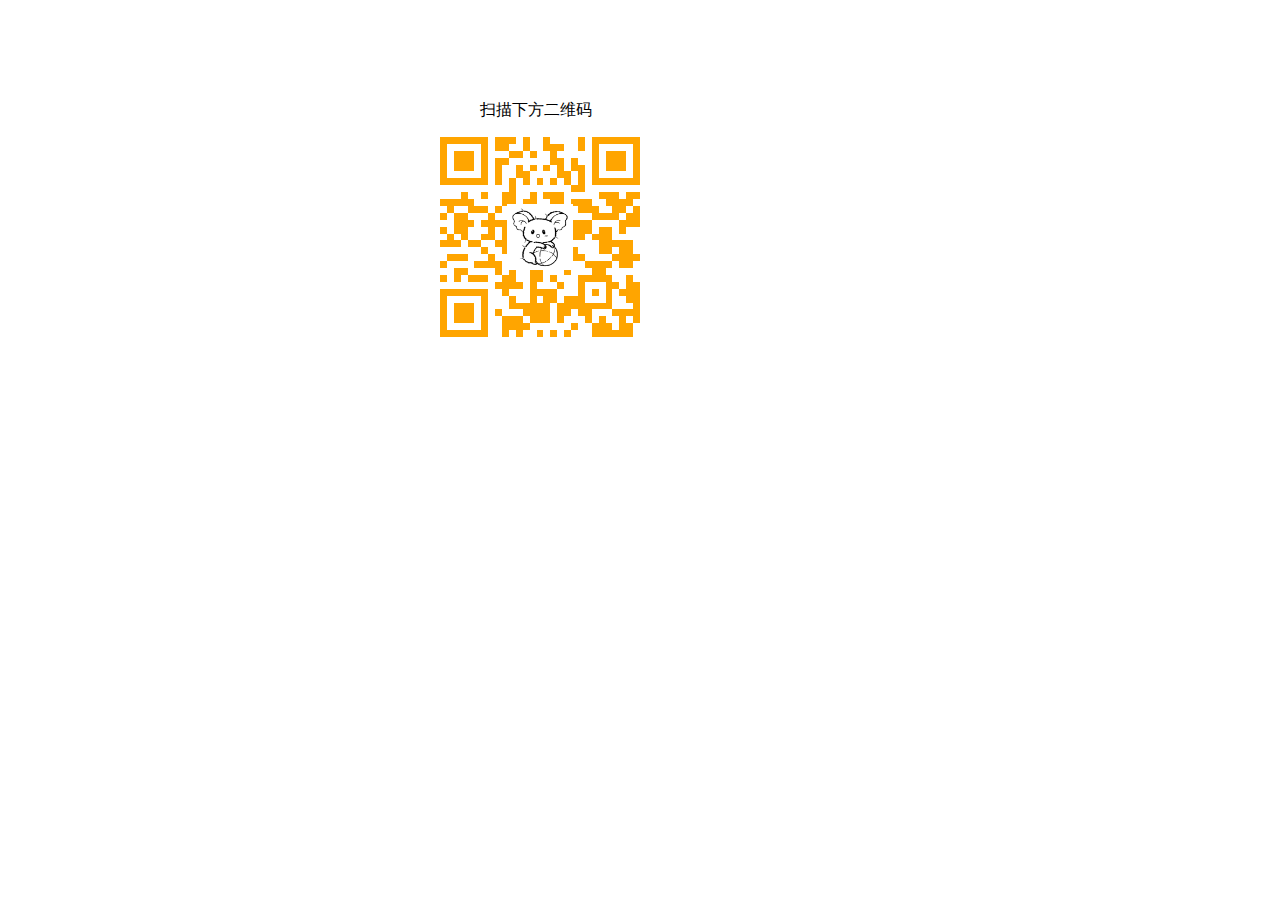
<file: 二维码的生成/index.html>
<!DOCTYPE html>
<html>
<head>
    <meta charset="utf-8" />
	<style type="text/css">
		#box{margin: 100px auto;width: 400px;height: 400px;}
		p{margin-left: 40px;}
	</style>
</head>

<body>
	<div id="box">
	<p>扫描下方二维码</p>
	<div id="qrcode"></div>
	</div>
	<script type="text/javascript" src="js/jquery-1.11.1.js"></script>
	<script type="text/javascript" src="js/jquery.qrcode.js"></script>
	<script type="text/javascript" src="js/utf.js"></script>
	<script>
$(function(){
  $('#qrcode').qrcode({
    text: "我是岳恒一",   //二维码内容
    width: "200", 													 //二维码的宽度
    height: "200",													 //二维码的高度
    background: "#fff", 										 //二维码的后景色
    foreground: "orange", 									 //二维码的前景色
    src: 'img/logo.png' 										 //二维码中间的图片
  });
})
	</script>
</body>

</html>
</file>
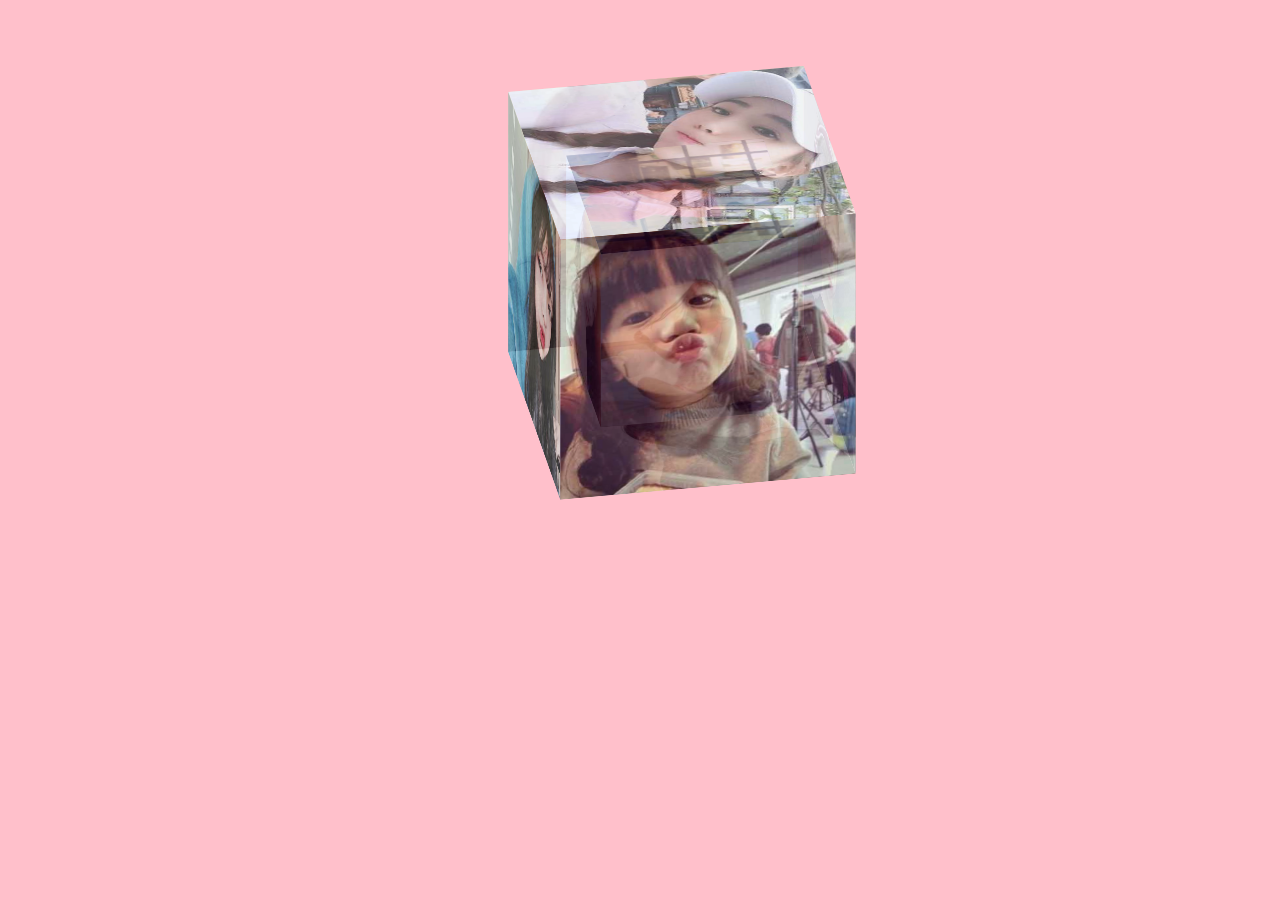
<file: 抖音旋转相册/index.html>
<!DOCTYPE html>
<html><head><meta http-equiv="Content-Type" content="text/html; charset=UTF-8">

<title>旋转相册</title>

<link rel="stylesheet" type="text/css" href="img/CSS.css"/>
</head>
<body>
<div class="wrap">

<div class="cube">

	<div class="out_front">
		<img src="img/1.jpg" class="pic">
	</div>
	
	<div class="out_back">
		<img src="img/2.jpg" class="pic">
	</div>
	
	<div class="out_left">
		<img src="img/3.jpg" class="pic">
	</div>
	<div class="out_right">
		<img src="img/4.jpg" class="pic">
	</div>
	<div class="out_top">
		<img src="img/5.jpg" class="pic">
	</div>
	<div class="out_bottom">
		<img src="img/6.jpg" class="pic">
	</div>
	
	<span class="in_front">
		<img src="img/7.jpg" class="in_pic">
	</span>
	<span class="in_back">
		 <img src="img/8.jpg" class="in_pic">
	</span>
	<span class="in_left">
		<img src="img/9.jpg" class="in_pic">
	</span>
	<span class="in_right">
		<img src="img/10.jpg" class="in_pic">
	</span>
	<span class="in_top">
		<img src="img/11.jpg" class="in_pic">
	</span>
	<span class="in_bottom">
		<img src="img/12.jpg" class="in_pic">
	</span>
</div>
</div>

</body></html>
</file>
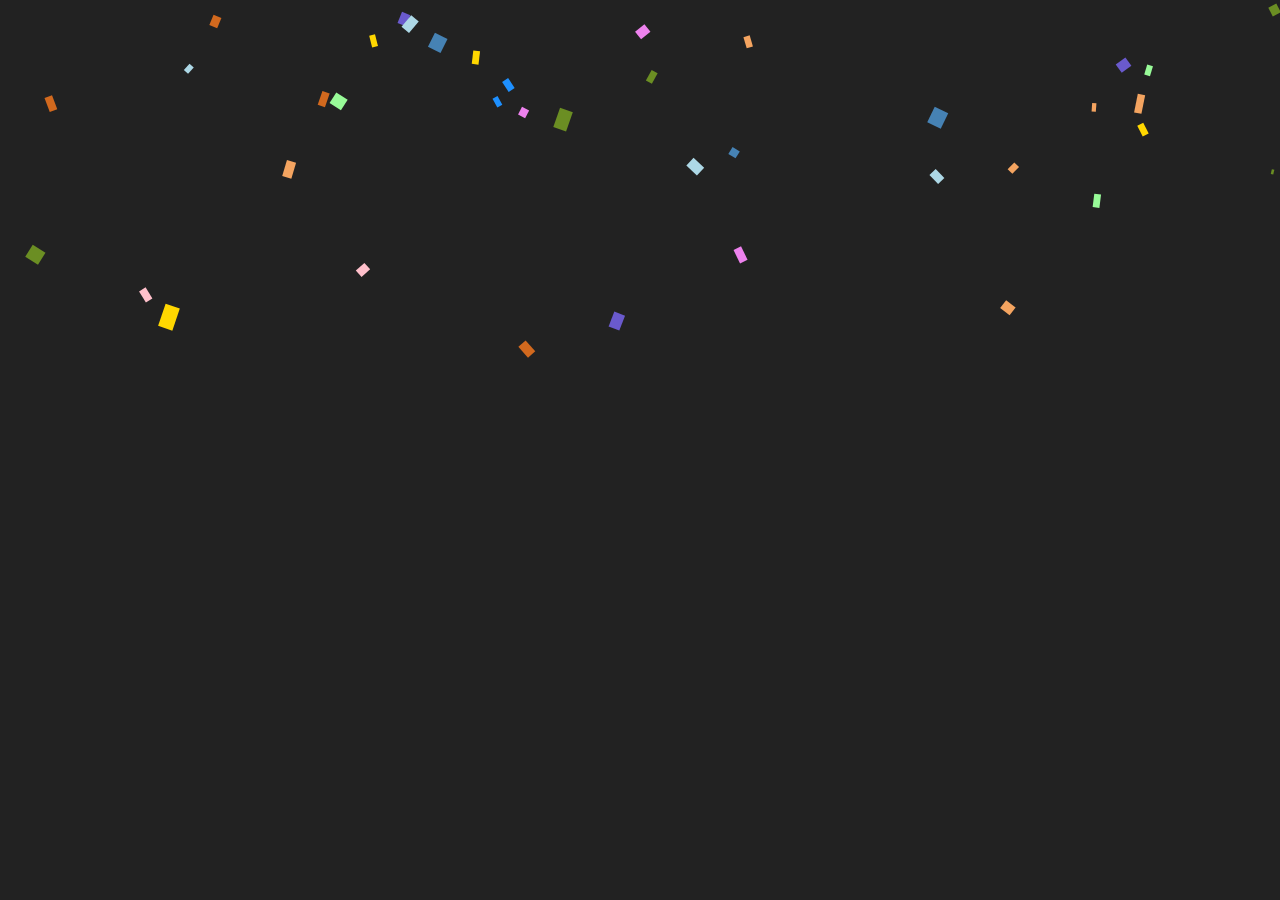
<file: 画布飘凌/index.html>
<!DOCTYPE html>
<html>
<head>
<title>h5-canvas撒花效果</title>
<meta http-equiv="Content-Type" content="text/html; charset=UTF-8" />
<script src="js/jquery.min.js"></script>
<meta name="robots" content="noindex, nofollow" />
<style>
		body{background-color: #222222}
	</style>
</head>
<body>
<canvas id="canvas" width="492" height="717"></canvas>
<style>canvas {display: block;position: relative;zindex: 1;pointer-events: none;position: fixed;top: 0;}</style>
<script src="js/confetti.js"></script>
</body>
</html>
</file>
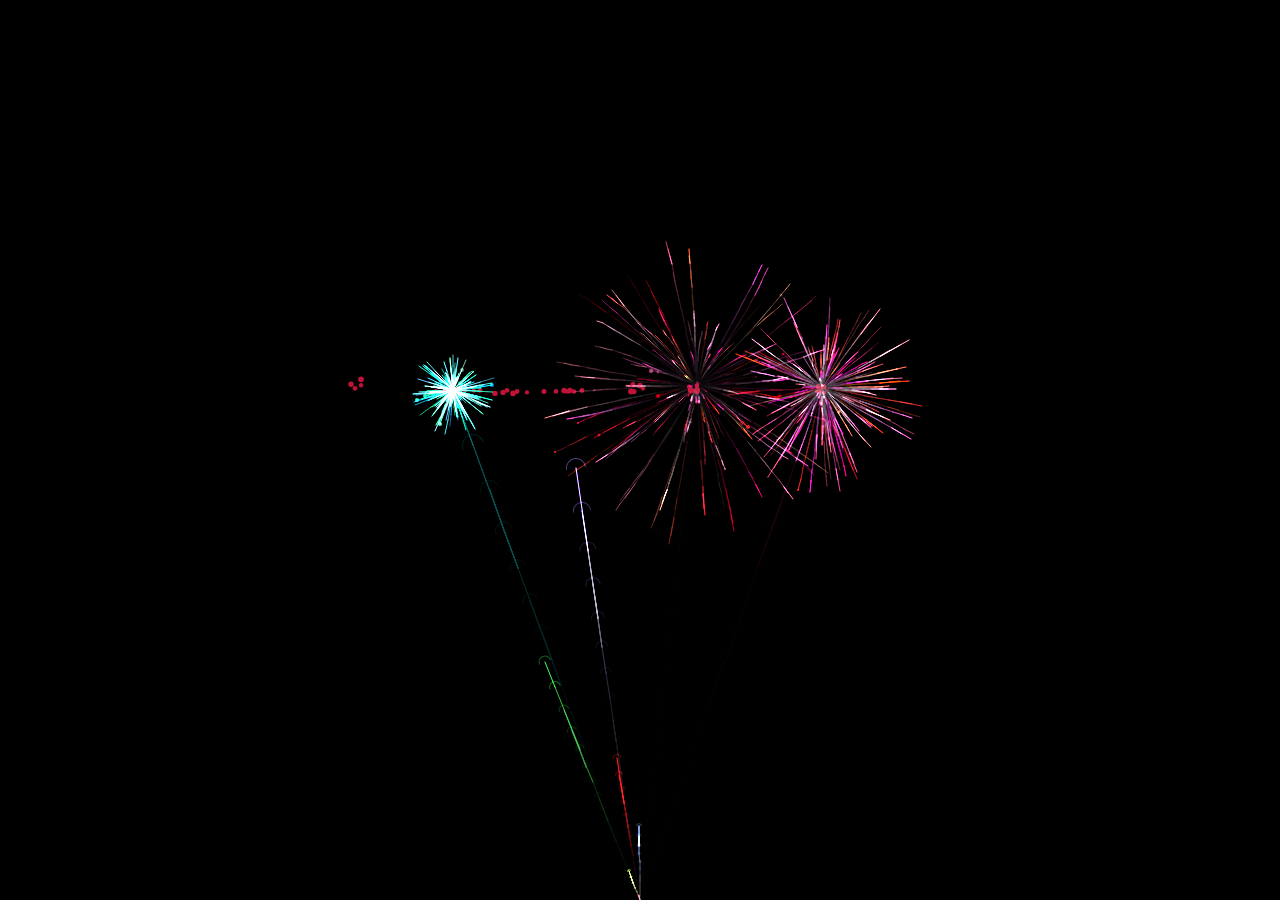
<file: 新年好/year.html>
<!DOCTYPE html>
<html>
<head>
<meta charset="UTF-8">
<title></title>
</head>
<style type="text/css">
		body,
		html {
			margin: 0;
			width: 100%;
			overflow: hidden;
			background: #000000;
		}
		
		canvas {
			position: absolute;
			width: 100%;
		}
		
		.control {
			position: absolute;
		}
		
		.control input {
			border: 0;
			margin: 0;
			padding: 15px;
			outline: none;
			text-align: center;
		}
		
		.control button {
			border: 0;
			margin: 0;
			padding: 15px;
			outline: none;
			background: #333;
			color: #fff;
		}
		
		.control button:focus,
		.control button:hover {
			background: #222
		}
	</style>
	<script src="js/jquery.min.js" type="text/javascript" charset="utf-8"></script>
	<body>
	<div class="control" style="position:absolute">
	</div>
	</body>
	<script type="text/javascript">
			var can = document.createElement("canvas");
			document.body.appendChild(can);
			var ctx = can.getContext('2d');
			var Fireworks = function() {
				var self = this;
				var rand = function(rMi, rMa) { return ~~((Math.random() * (rMa - rMi + 1)) + rMi); }
				var hitTest = function(x1, y1, w1, h1, x2, y2, w2, h2) { return !(x1 + w1 < x2 || x2 + w2 < x1 || y1 + h1 < y2 || y2 + h2 < y1); };
				self.init = function() {
					self.canvas = document.createElement('canvas');
					self.canvas.width = self.cw = $(window).innerWidth();
					self.canvas.height = self.ch = $(window).innerHeight();
					self.particles = [];
					self.partCount = 150;
					self.fireworks = [];
					self.mx = self.cw / 2;
					self.my = self.ch / 2;
					self.currentHue = 30;
					self.partSpeed = 5;
					self.partSpeedVariance = 10;
					self.partWind = 50;
					self.partFriction = 5;
					self.partGravity = 1;
					self.hueMin = 0;
					self.hueMax = 360;
					self.fworkSpeed = 4;
					self.fworkAccel = 10;
					self.hueVariance = 30;
					self.flickerDensity = 25;
					self.showShockwave = true;
					self.showTarget = false;
					self.clearAlpha = 25;
					$(document.body).append(self.canvas);
					self.ctx = self.canvas.getContext('2d');
					self.ctx.lineCap = 'round';
					self.ctx.lineJoin = 'round';
					self.lineWidth = 1;
					self.bindEvents();
					self.canvasLoop();
					self.canvas.onselectstart = function() {
						return false;
					};
				};
				self.createFireworks = function(startX, startY, targetX, targetY) {
					var newFirework = {
						x: startX,
						y: startY,
						startX: startX,
						startY: startY,
						hitX: false,
						hitY: false,
						coordLast: [
							{ x: startX, y: startY },
							{ x: startX, y: startY },
							{ x: startX, y: startY }
						],
						targetX: targetX,
						targetY: targetY,
						speed: self.fworkSpeed,
						angle: Math.atan2(targetY - startY, targetX - startX),
						shockwaveAngle: Math.atan2(targetY - startY, targetX - startX) + (90 * (Math.PI / 180)),
						acceleration: self.fworkAccel / 100,
						hue: self.currentHue,
						brightness: rand(50, 80),
						alpha: rand(50, 100) / 100,
						lineWidth: self.lineWidth
					};
					self.fireworks.push(newFirework);
				};
				self.canvasLoop = function() {
					window.requestAnimationFrame(self.canvasLoop, self.canvas);
					self.ctx.globalCompositeOperation = 'destination-out';
					self.ctx.fillStyle = 'rgba(0,0,0,' + self.clearAlpha / 100 + ')';
					self.ctx.fillRect(0, 0, self.cw, self.ch);
					self.updateFireworks();
					self.updateParticles();
					self.drawFireworks();
					self.drawParticles();
				};
			self.drawParticles = function() {
							var i = self.particles.length;
							while(i--) {
								var p = self.particles[i];
								var coordRand = (rand(1, 3) - 1);
								self.ctx.beginPath();
								self.ctx.moveTo(Math.round(p.coordLast[coordRand].x), Math.round(p.coordLast[coordRand].y));
								self.ctx.lineTo(Math.round(p.x), Math.round(p.y));
								self.ctx.closePath();
								self.ctx.strokeStyle = 'hsla(' + p.hue + ', 100%, ' + p.brightness + '%, ' + p.alpha + ')';
								self.ctx.stroke();
								if(self.flickerDensity > 0) {
									var inverseDensity = 50 - self.flickerDensity;
									if(rand(0, inverseDensity) === inverseDensity) {
										self.ctx.beginPath();
										self.ctx.arc(Math.round(p.x), Math.round(p.y), rand(p.lineWidth, p.lineWidth + 3) / 2, 0, Math.PI * 2, false)
										self.ctx.closePath();
										var randAlpha = rand(50, 100) / 100;
										self.ctx.fillStyle = 'hsla(' + p.hue + ', 100%, ' + p.brightness + '%, ' + randAlpha + ')';
										self.ctx.fill();
									}
								}
							};
						};
						self.drawFireworks = function() {
							var i = self.fireworks.length;
							self.ctx.globalCompositeOperation = 'lighter';
							while(i--) {
								var f = self.fireworks[i];
								self.ctx.lineWidth = f.lineWidth;
								var coordRand = (rand(1, 3) - 1);
								self.ctx.beginPath();
								self.ctx.moveTo(Math.round(f.coordLast[coordRand].x), Math.round(f.coordLast[coordRand].y));
								self.ctx.lineTo(Math.round(f.x), Math.round(f.y));
								self.ctx.closePath();
								self.ctx.strokeStyle = 'hsla(' + f.hue + ', 100%, ' + f.brightness + '%, ' + f.alpha + ')';
								self.ctx.stroke();
								if(self.showTarget) {
									self.ctx.save();
									self.ctx.beginPath();
									self.ctx.arc(Math.round(f.targetX), Math.round(f.targetY), rand(1, 8), 0, Math.PI * 2, false)
									self.ctx.closePath();
									self.ctx.lineWidth = 1;
									self.ctx.stroke();
									self.ctx.restore();
								}
								if(self.showShockwave) {
									self.ctx.save();
									self.ctx.translate(Math.round(f.x), Math.round(f.y));
									self.ctx.rotate(f.shockwaveAngle);
									self.ctx.beginPath();
									self.ctx.arc(0, 0, 1 * (f.speed / 5), 0, Math.PI, true);
									self.ctx.strokeStyle = 'hsla(' + f.hue + ', 100%, ' + f.brightness + '%, ' + rand(25, 60) / 100 + ')';
									self.ctx.lineWidth = f.lineWidth;
									self.ctx.stroke();
									self.ctx.restore();
								}
							};
						};
						self.updateFireworks = function() {
							var i = self.fireworks.length;
							while(i--) {
								var f = self.fireworks[i];
								self.ctx.lineWidth = f.lineWidth;
								vx = Math.cos(f.angle) * f.speed,
									vy = Math.sin(f.angle) * f.speed;
								f.speed *= 1 + f.acceleration;
								f.coordLast[2].x = f.coordLast[1].x;
								f.coordLast[2].y = f.coordLast[1].y;
								f.coordLast[1].x = f.coordLast[0].x;
								f.coordLast[1].y = f.coordLast[0].y;
								f.coordLast[0].x = f.x;
								f.coordLast[0].y = f.y;
								if(f.startX >= f.targetX) {
									if(f.x + vx <= f.targetX) {
										f.x = f.targetX;
										f.hitX = true;
									} else {
										f.x += vx;
									}
								} else {
									if(f.x + vx >= f.targetX) {
										f.x = f.targetX;
										f.hitX = true;
									} else {
										f.x += vx;
									}
								}
								if(f.startY >= f.targetY) {
									if(f.y + vy <= f.targetY) {
										f.y = f.targetY;
										f.hitY = true;
									} else {
										f.y += vy;
									}
								} else {
									if(f.y + vy >= f.targetY) {
										f.y = f.targetY;
										f.hitY = true;
									} else {
										f.y += vy;
									}
								}
								if(f.hitX && f.hitY) {
									self.createParticles(f.targetX, f.targetY, f.hue);
									self.fireworks.splice(i, 1);
								}
							};
						};
						self.createParticles = function(x, y, hue) {
							var countdown = self.partCount;
							while(countdown--) {
								var newParticle = {
									x: x,
									y: y,
									coordLast: [
										{ x: x, y: y },
										{ x: x, y: y },
										{ x: x, y: y }
									],
									angle: rand(0, 360),
									speed: rand(((self.partSpeed - self.partSpeedVariance) <= 0) ? 1 : self.partSpeed - self.partSpeedVariance, (self.partSpeed + self.partSpeedVariance)),
									friction: 1 - self.partFriction / 100,
									gravity: self.partGravity / 2,
									hue: rand(hue - self.hueVariance, hue + self.hueVariance),
									brightness: rand(50, 80),
									alpha: rand(40, 100) / 100,
									decay: rand(10, 50) / 1000,
									wind: (rand(0, self.partWind) - (self.partWind / 2)) / 25,
									lineWidth: self.lineWidth
								};
								self.particles.push(newParticle);
							}
						};
			self.updateParticles = function() {
							var i = self.particles.length;
							while(i--) {
								var p = self.particles[i];
								var radians = p.angle * Math.PI / 180;
								var vx = Math.cos(radians) * p.speed;
								var vy = Math.sin(radians) * p.speed;
								p.speed *= p.friction;
								p.coordLast[2].x = p.coordLast[1].x;
								p.coordLast[2].y = p.coordLast[1].y;
								p.coordLast[1].x = p.coordLast[0].x;
								p.coordLast[1].y = p.coordLast[0].y;
								p.coordLast[0].x = p.x;
								p.coordLast[0].y = p.y;
								p.x += vx;
								p.y += vy;
								p.y += p.gravity;
								p.angle += p.wind;
								p.alpha -= p.decay;
								if(!hitTest(0, 0, self.cw, self.ch, p.x - p.radius, p.y - p.radius, p.radius * 2, p.radius * 2) || p.alpha < .05) {
									self.particles.splice(i, 1);
								}
							};
						};
						self.bindEvents = function() {
							$(self.canvas).on('mousedown', function(e) {
								self.mx = e.pageX - self.canvas.offsetLeft;
								self.my = e.pageY - self.canvas.offsetTop;
								self.currentHue = rand(self.hueMin, self.hueMax);
								self.createFireworks(self.cw / 2, self.ch, self.mx, self.my);
							});
							$(self.canvas).on('mouseup', function(e) {
								$(self.canvas).off('mousemove.fireworks');
							});
						};
						self.init();
					}
			
					function resize() {
						can.width = window.innerWidth;
						can.height = window.innerHeight;
					}
					const max_radius = 3;
					const min_radius = 1;
					//粒子大小
					const drag = 50;
					window.onresize = function() {
						resize();
					};
			
					function cfill() {
						ctx.fillStyle = "#000";
						ctx.fillRect(0, 0, can.width, can.height);
						ctx.fill();
					}
					resize();
					cfill();
					class Particle {
						constructor(pos, target, vel, color, radius) {
							this.pos = pos;
							this.target = target;
							this.vel = vel;
							this.color = color;
							this.radius = radius;
							this.direction = 0;
						}
						set(type, value) {
							this[type] = value;
						}
			
						update() {
							this.radius = 2;
							this.vel.x = (this.pos.x - this.target.x) / drag;
							this.vel.y = (this.pos.y - this.target.y) / drag;
							this.pos.x -= this.vel.x;
							this.pos.y -= this.vel.y;
						}
						draw() {
							ctx.beginPath();
							ctx.fillStyle = this.color;
							ctx.arc(this.pos.x, this.pos.y, this.radius, 0, Math.PI * 2);
							ctx.fill();
						}
					}
					var particles = [];
					var colors = ["#bf1337", "#f3f1f3", "#084c8d", "#f2d108", "#efd282"];
					var bool = true;
					var current = 0,
						i;
			
					function changeText(text) {
						var current = 0,
							temp, radius, color;
						ctx.fillStyle = "#fff";
						ctx.font = "160px 楷体";
						ctx.fillText(text, can.width * 0.5 - ctx.measureText(text).width * 0.5, can.height * 0.5 + 60);
						var data = ctx.getImageData(0, 0, can.width, can.height).data;
						cfill();
						for(i = 0; i < data.length; i += 12) {
							if(data[i] !== 0 && (Math.random() * 10) >= 8.8) {
								radius = max_radius - Math.random() * min_radius;
								temp = { x: (i / 4) % can.width, y: ((i / 4) / can.width) };
								color = colors[0];
								var p = new Particle(
									temp, { x: (i / 4) % can.width, y: ((i / 4) / can.width) }, { x: 0, y: 0 },
									color,
									radius);
								particles.push(p);
								++current;
							}
						}
						particles.splice(current, particles.length - current);
					}
			
					function draw(obj) {
						ctx.beginPath();
						ctx.arc(obj.target.x, obj.target.y, obj.radius, 0, 2 * Math.PI);
						ctx.fillStyle = obj.color;
						ctx.fill();
					}
					changeText("小万仙女♥");
					var t = 0;
					var id;
					var fworks = new Fireworks();
			
					function init() {
						id = window.requestAnimationFrame(init)
						if(t >= particles.length - 1) {
							window.cancelAnimationFrame(id)
						}
						draw(particles[t])
						t++;
						var rand = function(rMi, rMa) { return ~~((Math.random() * (rMa - rMi + 1)) + rMi); }
						if(t % 5 == 0) {
							fworks.currentHue = rand(0, 360);
							fworks.createFireworks($(window).innerWidth() / 2, $(window).innerHeight(), particles[t].pos.x, particles[t].pos.y);
						}
					}
					init();
				</script>
			</html>
</file>
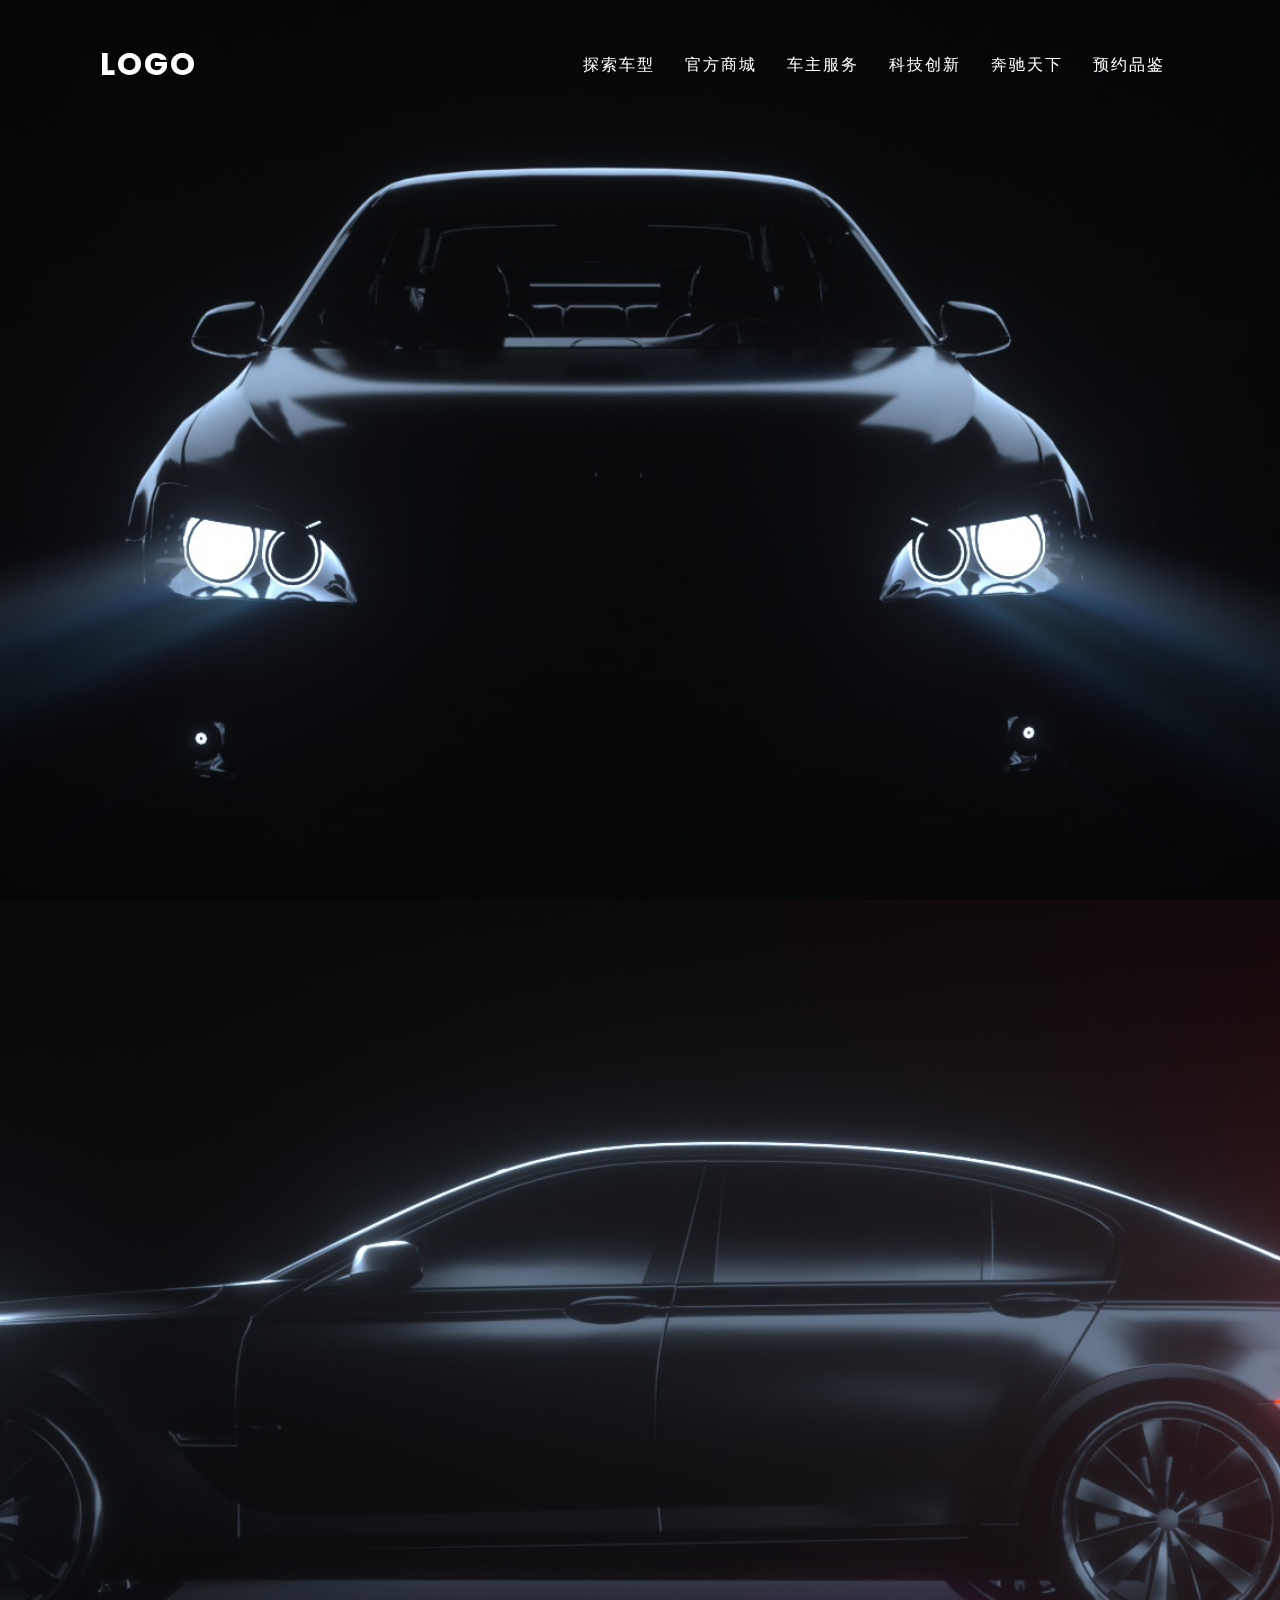
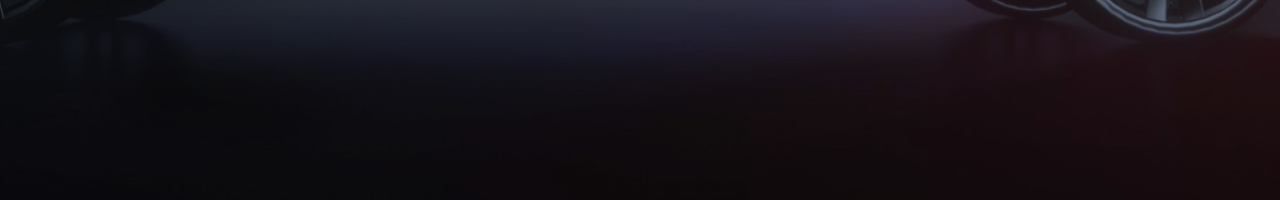
<file: 滚动渐变导航栏/daohang.html>
<!DOCTYPE html>
<html lang="en">
<head>
    <meta charset="UTF-8">
    <meta http-equiv="X-UA-Compatible" content="IE=edge">
    <meta name="viewport" content="width=device-width, initial-scale=1.0">
    <title>滚动渐变导航栏</title>
    <link rel="stylesheet" href="daohang.css">
</head>
<body>
    <header>
        <a href="#" class="logo">logo</a>
        <ul>
            <li><a href="#">探索车型</a></li>
            <li><a href="#">官方商城</a></li>
            <li><a href="#">车主服务</a></li>
            <li><a href="#">科技创新</a></li>
            <li><a href="#">奔驰天下</a></li>
            <li><a href="#">预约品鉴</a></li>
        </ul>
    </header>
    <section class="banner1"></section>
    <section class="banner2"></section>
    <script>
        window.addEventListener("scroll",()=>{
            let header=document.querySelector("header");
            header.classList.toggle("sticky",window.scrollY>0);
        })
    </script>
</body>
</html>
</file>
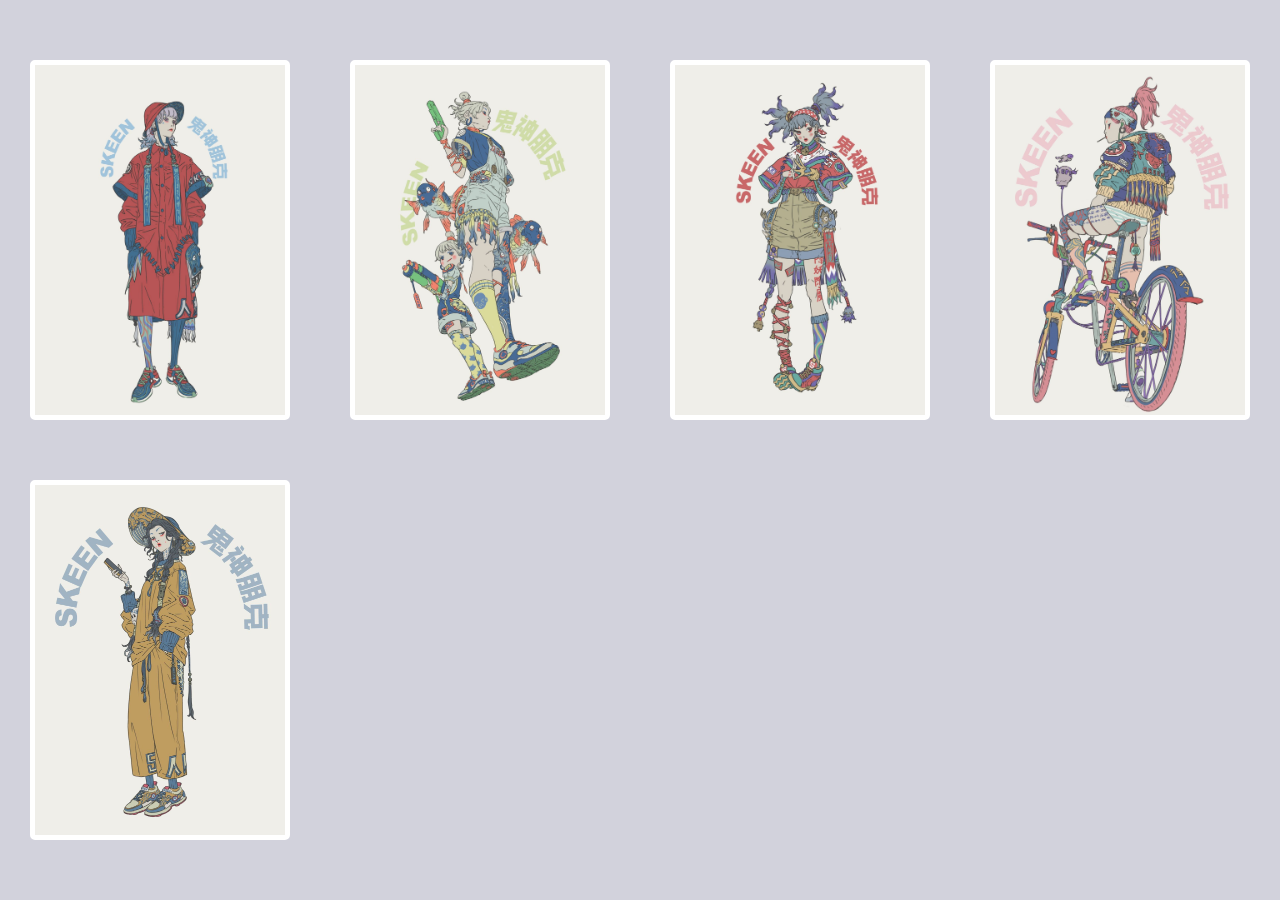
<file: 卡片悬停/html/xt.html>
<!DOCTYPE html>
<html lang="en">
<head>
    <meta charset="UTF-8">
    <meta http-equiv="X-UA-Compatible" content="IE=edge">
    <meta name="viewport" content="width=device-width, initial-scale=1.0">
    <title>鼠标悬停方向感知名片</title>
    <link rel="stylesheet" href="../css/xt.css">
</head>
<body>
    <div class="shell">
        
        <div class="box">
            <div class="image">
                <img src="../images/1.jpeg" >
            </div>
            <div class="content">
                <h2>仵老大</h2>
                <p>
                    仵老大全世界最牛逼
                </p>
            </div>
        </div>

        <div class="box">
            <div class="image">
                <img src="../images/2.jpeg" >
            </div>
            <div class="content">
                <h2>仵老大</h2>
                <p>
                    仵老大全世界最牛逼
                </p>
            </div>
        </div>

        <div class="box">
            <div class="image">
                <img src="../images/3.jpeg" >
            </div>
            <div class="content">
                <h2>仵老大</h2>
                <p>
                    仵老大全世界最牛逼
                </p>
            </div>
        </div>

        <div class="box">
            <div class="image">
                <img src="../images/4.jpeg" >
            </div>
            <div class="content">
                <h2>仵老大</h2>
                <p>
                    仵老大全世界最牛逼
                </p>
            </div>
        </div>

        <div class="box">
            <div class="image">
                <img src="../images/5.jpeg" >
            </div>
            <div class="content">
                <h2>仵老大</h2>
                <p>
                    仵老大全世界最牛逼
                </p>
            </div>
        </div>
    </div>
</body>
</html>
</file>
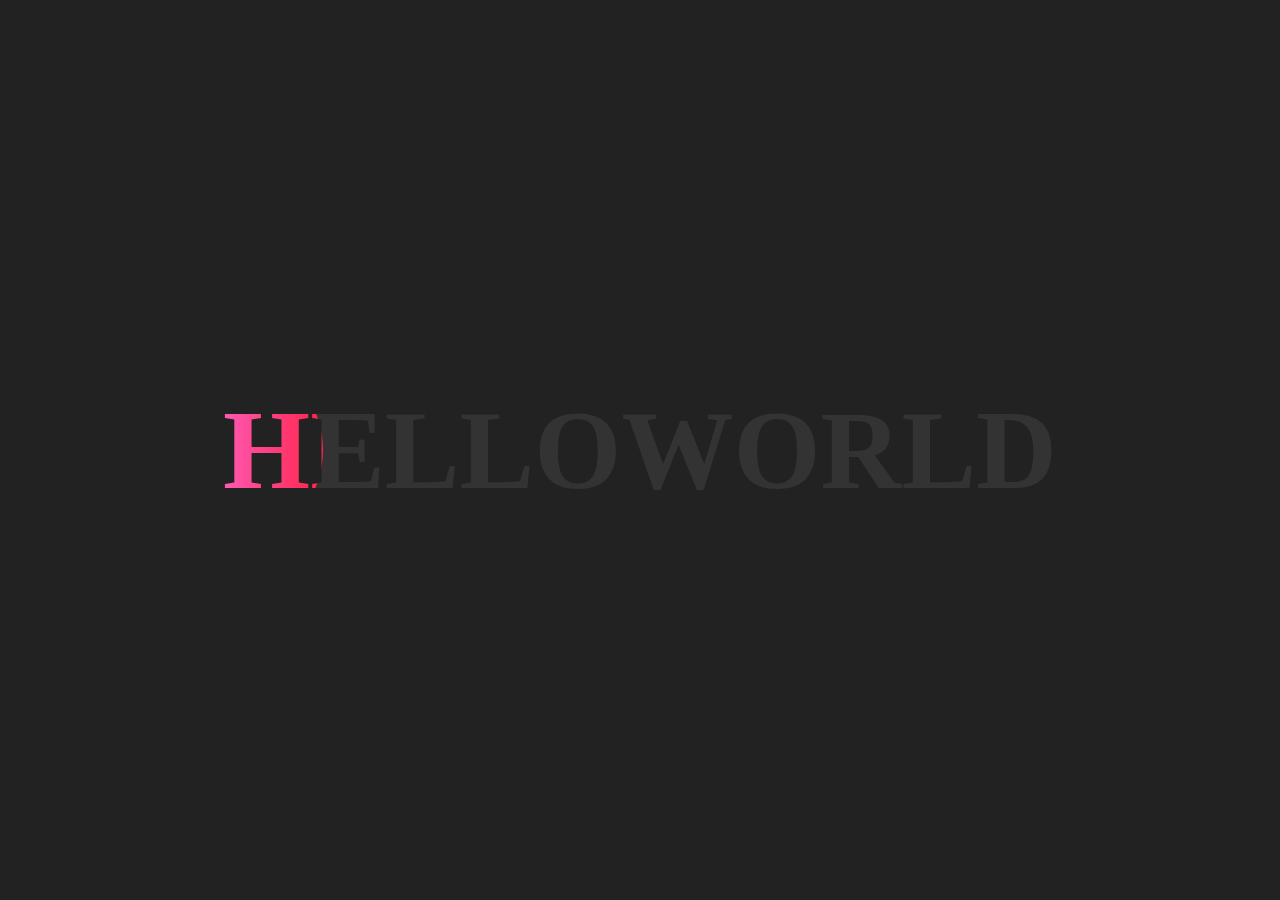
<file: 好玩的聚光灯文字效果/html/15.html>
<!DOCTYPE html>
<html lang="en">
<head>
    <meta charset="UTF-8">
    <meta http-equiv="X-UA-Compatible" content="IE=edge">
    <meta name="viewport" content="width=device-width, initial-scale=1.0">
    <title>好玩的聚光灯效果</title>
    <link rel="stylesheet" href="../css/15.css">
</head>
<body>
    <h1>helloworld</h1>
</body>
</html>
</file>
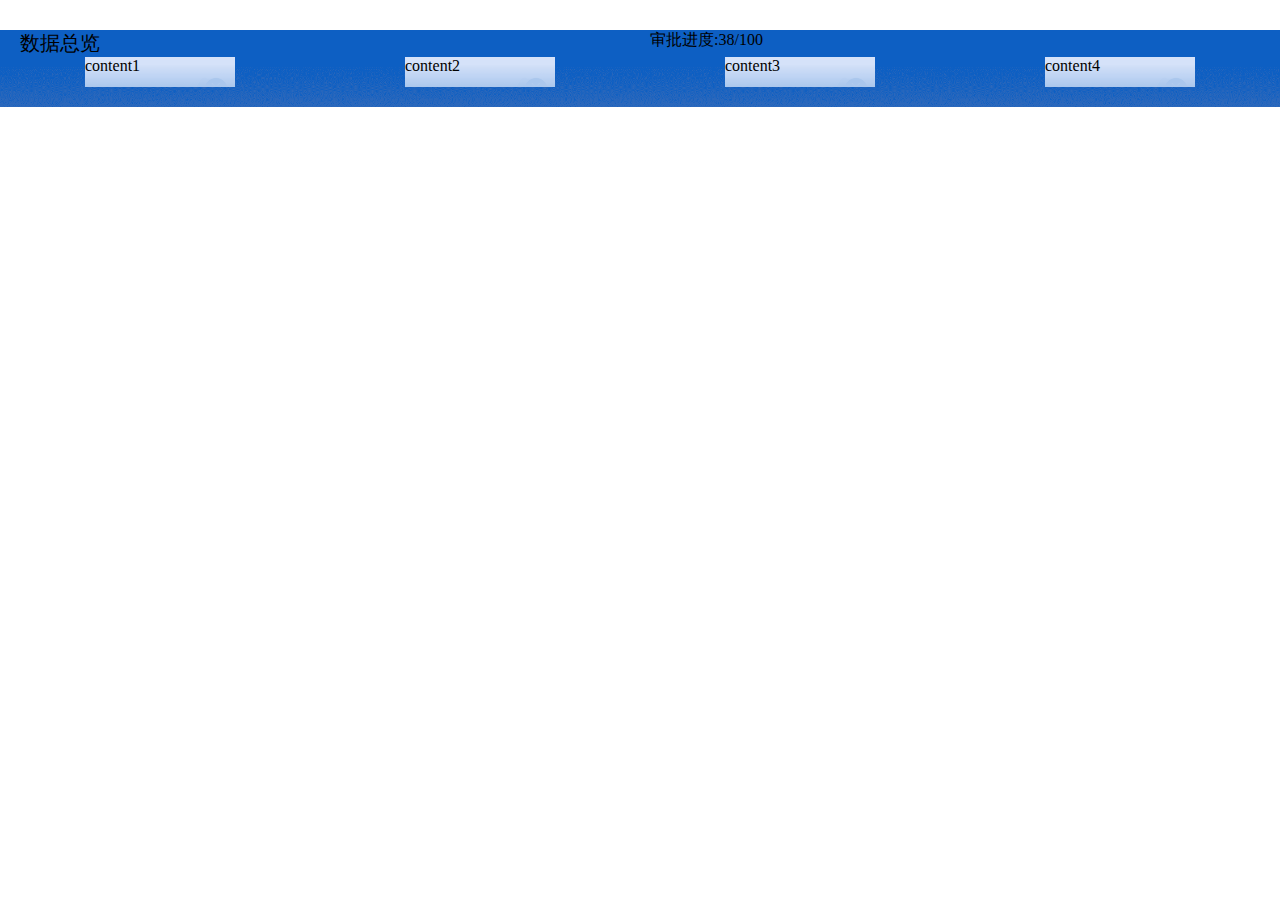
<file: 新年好/js/2.html>
<!DOCTYPE html>
<html lang="en">
<head>
  <meta charset="UTF-8">
  <meta http-equiv="X-UA-Compatible" content="IE=edge">
  <meta name="viewport" content="width=device-width, initial-scale=1.0">
  <title>Document</title>
  <style>
    *{
      margin: 0;
      padding: 0;
    }
    .bodyy{
      width:100%;
            height:100%;
            zoom: 1;
            background: url(./image/hzbg.png) no-repeat;
            background-size: cover;
            -webkit-background-size: cover;
            -o-background-size: cover;
            background-position: center top;
            z-index:-1000;
    }
.kk{
  display: flex;
      margin-top: 30px;
}
    .kk div{
      flex: 1;
      justify-content: space-between;
      /* text-align: center; */
    }
    .kk-title{
      padding-left: 20px;
      font-size: 20px;
    }
    .mm{
      display: flex;
      flex-wrap: wrap;
      justify-content: space-around;
    }
    .mm div{
      /* flex: 40%; */
      width:100%;
            height:100%;
            zoom: 1;
            background: url(./image/hzbg_min.png) no-repeat;
            background-size: cover;
            -webkit-background-size: cover;
            -o-background-size: cover;
            background-position: center top;
            z-index:99;
            margin-bottom: 20px;
    }
    
  </style>
</head>
<body>
  <div class="bodyy">
    <div class="kk">
      <div class="kk-title">数据总览</div>
      <div>审批进度:<text>38</text>/<text>100</text></div>
    </div>
    <div class="mm">
      <div style="width: 150px;height: 30px;">content1</div>
      <div style="width: 150px;height: 30px;">content2</div>
      <div style="width: 150px;height: 30px;">content3</div>
      <div style="width: 150px;height: 30px;">content4</div>
    </div>
  </div>
 
  
</body>
</html>
</file>
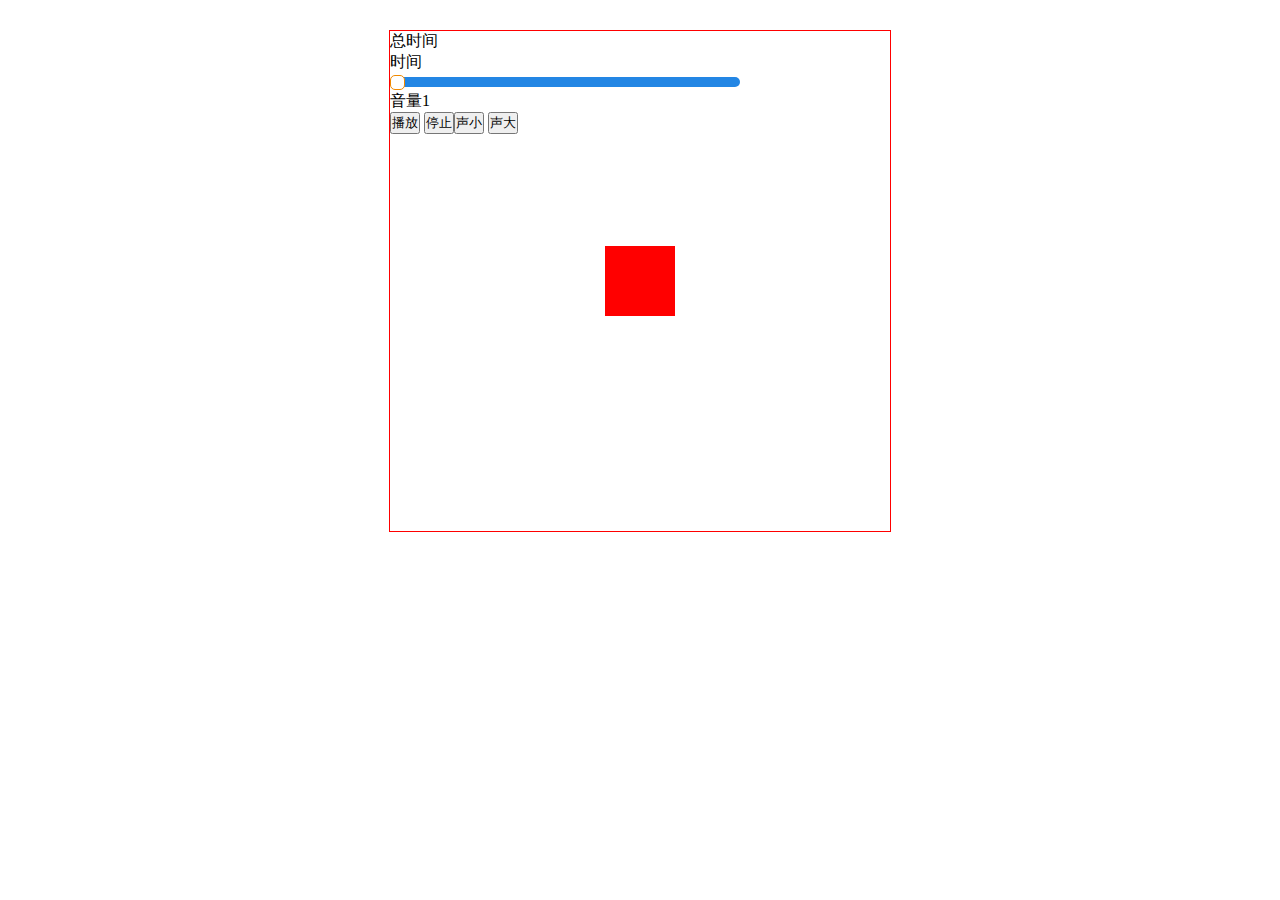
<file: 音乐/music/new_file.html>
<!DOCTYPE html>
<html>
<head>
<meta charset="utf-8">
<title>audio功能开发</title>
<link rel="stylesheet" type="text/css" href="1.css"/>
</head>
<body style="">
<div class="music-all">
<audio class="music-audio">
<source src="year.mp3" type="audio/mpeg">
</audio>
<div>总时间 <span class="music-max"></span></div>
<div>时间 <span class="music-cur"></span></div>
<input class="music-range" type="range" min="0" max="100" value="0">
<div>音量<span class="music-voice">1</span></div>
<button class="music-play">播放</button>
<button class="music-no">停止</button><button class="music-btnd">声小</button>
<button class="music-btne">声大</button>
<div class="music-animation"><span class="music-span"></span></div>

<div class="music-list"></div>
</div>
<script src="jquery.min.js"></script>
<script src="2.js" type="text/javascript" charset="utf-8"></script>

</body>
</html>
</file>
<file: 抖音旋转相册/img/CSS.css>
html{
	background:pink;
    height: 100%;	
}
/*�����������ʽ*/
.wrap{
	width: 10px;
	height: 10px;
	/*�ı���������,ͼƬ�����ƶ�*/
	margin: 200px 400px;
	position: relative;
	
}
/*��������������ʽ*/
.cube{
	width:600px;
	height:400px;
	margin: 0 auto;
	transform-style: preserve-3d;
	transform: rotateX(-30deg) rotateY(-80deg);
	-webkit-animation: rotate 20s infinite;
	/*����*/
	animation-timing-function: linear;
}
@-webkit-keyframes rotate{
	from{transform: rotateX(0deg) rotateY(0deg);}
	to{transform: rotateX(360deg) rotateY(360deg);}
}
.cube div{
	position: absolute;
	width: 300px;
	height: 300px;
	opacity: 0.8;
	transition: all .4s;
}
/*��������ͼƬ��ʽ*/
.pic{
	width: 300px;
	height: 300px;
}
.cube .out_front{
	transform: rotateY(0deg) translateZ(150px);
}
.cube .out_back{
	transform: translateZ(-150px) rotateY(180deg);
}
.cube .out_left{
	transform: rotateY(90deg) translateZ(150px);
}
.cube .out_right{
	transform: rotateY(-90deg) translateZ(150px);
}
.cube .out_top{
	transform: rotateX(90deg) translateZ(150px);
}
.cube .out_bottom{
	transform: rotateX(-90deg) translateZ(150px);
}
/*����С��������ʽ*/
.cube span{
	display: bloack;
	width: 200px;
	height: 200px;
	position: absolute;
	top: 50px;
	left: 50px;
}
.cube .in_pic{
	width: 200px;
	height: 200px;
}
.cube .in_front{
	transform: rotateY(0deg) translateZ(100px);
}
.cube .in_back{
	transform: translateZ(-100px) rotateY(180deg);
}
.cube .in_left{
	transform: rotateY(90deg) translateZ(100px);
}
.cube .in_right{
	transform: rotateY(-90deg) translateZ(100px);
}
.cube .in_top{
	transform: rotateX(90deg) translateZ(100px);
}
.cube .in_bottom{
	transform: rotateX(-90deg) translateZ(100px);
}
/*����������ʽ*/
.cube:hover .out_front{
	transform: rotateY(0deg) translateZ(400px);
}
.cube:hover .out_back{
	transform: translateZ(-400px) rotateY(180deg);
}
.cube:hover .out_left{
	transform: rotateY(90deg) translateZ(400px);
}
.cube:hover .out_right{
	transform: rotateY(-90deg) translateZ(400px);
}
.cube:hover .out_top{
	transform: rotateX(90deg) translateZ(400px);
}
.cube:hover .out_bottom{
	transform: rotateX(-90deg) translateZ(400px);
}
</file>
<file: 滚动渐变导航栏/daohang.css>
/* 引入网络字体（Poppins） */
@import url("http://fonts.googleapis.com/css?family=Poppins:200,300,400,500,600,700,800,900&display=swap");

*{
    margin: 0;
    padding: 0;
    box-sizing: border-box;
    font-family: "Poppins";
}

body{
    /* 默认最小高度 2屏 */
    min-height: 200vh;
    background-color: #000;
}

header{
    /* 固定定位 */
    position: fixed;
    top: 0;
    left: 0;
    width: 100%;
    /* 弹性布局 */
    display: flex;
    /* 将元素靠边对齐 */
    justify-content: space-between;
    align-items: center;
    padding: 40px 100px;
    z-index: 1;
    /* 动画过渡 */
    transition: 0.6s;
}

header .logo{
    font-size: 32px;
    color: #fff;
    font-weight: 700;
    text-decoration: none;
    /* 转大写 */
    text-transform: uppercase;
    /* 字间距 */
    letter-spacing: 2px;
    transition: 0.6s;
}

header ul {
    display: flex;
    justify-content: center;
    align-items: center;
}

header ul li{
    list-style: none;
}

header ul li a{
    margin: 0 15px;
    text-decoration: none;
    color: #fff;
    font-weight: 500;
    letter-spacing: 2px;
    transition: 0.6s;
}
.banner1{
    position: relative;
    width: 100%;
    height: 100vh;
    background: url("./images/car1.jpeg") no-repeat;
    /* 保持原有尺寸比例，裁切长边 */
    background-size: cover;
    /* 图片定位正中间 */    
    background-position: center center;
}

.banner2{
    position: relative;
    width: 100%;
    height: 100vh;
    background: url("./images/car2.jpeg") no-repeat;
    /* 保持原有尺寸比例，裁切长边 */
    background-size: cover;
    /* 图片定位正中间 */    
    background-position: center center;
}

/* 鼠标滚动后，改变导航栏样式 */
header.sticky{
    padding: 6px 100px;
    background-color: #fff;
}

header.sticky .logo,
header.sticky ul li a{
    color: #000;
}
</file>
<file: 卡片悬停/css/xt.css>
*{
    padding: 0;
    margin: 0;
}
body{
    display: flex;
    justify-content: center;
    align-items: center;
    min-height: 100vh;
    background-color: rgb(210, 210, 220);
}
.shell{
    position: relative;
    min-width: 1000px;
    display: flex;
    flex-wrap: wrap;
    /* 设置3D变化 */
    transform-style: preserve-3d;
    /* 添加透视效果 */
    perspective: 900px;
}

.shell .box{
    position: relative;
    width: 250px;
    height: 350px;
    transition: 0.3s;
    /* 溢出隐藏 */
    overflow: hidden;
    margin: 30px;
    transform: rotateY(0deg);
    transition-delay: .1s;
    /* 圆角 */
    border-radius: 5px;
    /* 边框 */
    border: #fff 5px solid;
}

/* 当鼠标所有卡片的父元素点shell上时
所有卡片向Y轴翻转20度 */
.shell:hover .box{
    transform: rotateY(20deg);
}

/* 当鼠标悬浮当前卡片上时,当前卡片的翻转角度为0
并放大1.25倍,加个阴影 */
.shell .box:hover{
    transform: rotateY(0deg) scale(1.25);
    box-shadow: 0 25px 40px rgba(0, 0, 0, 0.7);
}

/* 当鼠标悬浮在卡片上的时候,
当前卡片后面的所有卡片全部翻转-20度 */
.shell .box:hover~.box{
    transform: translateY(-20deg);
}

.shell .box .image img{
    width: 100%;
}

.shell .box .content{
    position: absolute;
    top: 0;
    width: 90%;
    height: 100%;
    z-index: 1;
    padding: 15px;
}

.shell .box .content h2{
    color: rgb(210, 140, 140);
    transition: 0.3s;
    font-size: 20px;
    transform: translateY(-100px);
}

.shell .box:hover .content h2{
    transform: translateY(-15px);
}

.shell .box .content p {
    color: rgb(0, 0, 0);
    transition: 0.3s;
    font-size: 14px;
    transform: translateY(600px);
    background-color: rgba(255, 255, 255, 0.7);
}

.shell .box:hover .content p{
    transform: translateY(220px);
}
</file>
<file: 好玩的聚光灯文字效果/css/15.css>
*{
    /* 初始化,取消页面元素内外边距 */
    margin: 0;
    padding: 0;
}
body{
    background-color: #222;
    /* 弹性布局,水平,垂直居中 */
    display: flex;
    justify-content: center;
    align-items: center;
    /* 100%窗口高度 */
    height: 100vh;
}
h1{
    color: #333;
    /* 转大写 */
    text-transform: uppercase;
    font-size: 112px;
    /* 相对定位 */
    position: relative;
}
h1::after{
    content: "helloworld";
    /* 颜色为透明 */
    color: transparent;
    position: absolute;
    top: 0;
    left: 0;
    background: linear-gradient(to right,#ff59b3,#fe0000,#ffff01,#40e1d2,#410098,#9400d4);
    /* 以文字的范围来裁剪背景图片 */
    background-clip: text;
    -webkit-background-clip: text;
    /* 将元素裁剪为一个圆形（100px表示圆的直径，0% 50%表示圆心的位置） */    
    clip-path: circle(100px at 0% 50%);
    /* 执行动画（动画 时长 infinite表示无限次播放） */

    animation: light 5s infinite;
}

/* 定义动画 改变圆心的位置 */
@keyframes light {
    0%{
        clip-path: circle(100px at 0% 50%);
    }
    50%{
        clip-path: circle(100px at 100% 50%);
    }
    100%{
        clip-path: circle(100px at 0% 50%);
    }
    

}
</file>
<file: 音乐/music/1.css>
* {
	margin: 0;
	padding: 0;
}

.music-all {
	width: 500px;
	height: 500px;
	border: 1px solid red;
	margin: 30px auto 0;
	position: relative;
}


/* 杩涘害鏉� */

.music-range {
	width: 350px;
	height: 10px;
	background: #2386e4;
	border-radius: 5px;
	-webkit-appearance: none;
	margin: 0 auto;
	cursor: pointer;
}


/* 杩涘害婊戝潡 */

.music-range::-webkit-slider-thumb {
	width: 15px;
	height: 15px;
	background: #fff;
	border: 1px solid #f18900;
	cursor: pointer;
	border-radius: 5px;
	-webkit-appearance: none;
}


/*杞姩*/

.music-animation {
	width: 70px;
	height: 70px;
	background: red;
	margin: 0px auto;
	text-align: center;
	line-height: 70px;
	font-size: 12px;
	position: absolute;
	top: 50%;
	left: 50%;
	transform: translate(-50%, -50%);
}

.play-an {
	animation: dong 5s linear infinite;
}


/*.music-span{
				-webkit-animation: zd 10s linear infinite;	
			}
			
			@-webkit-keyframes zd {
				0% {
					-webkit-transform: rotate(0deg);
				}
				25% {
					-webkit-transform: rotate(90deg);
				}
				50% {
					-webkit-transform: rotate(180deg);
				}
				75% {
					-webkit-transform: rotate(270deg);
				}
				100% {
					-webkit-transform: rotate(360deg);
				}
			}*/

@keyframes dong {
	0% {
		background: red;
		left: 0px;
		top: 0px;
		width: 10px;
		height: 30px;
	}
	25% {
		background: yellow;
		left: 500px;
		top: 0px;
		width: 30px;
		height: 10px;
	}
	50% {
		background: blue;
		left: 500px;
		top: 500px;
		width: 10px;
		height: 30px;
	}
	75% {
		background: green;
		left: 0px;
		top: 500px;
		width: 30px;
		height: 10px;
	}
	100% {
		background: red;
		left: 0px;
		top: 0px;
		width: 10px;
		height: 30px;
	}
}

a {
	text-align: center;
}
</file>
